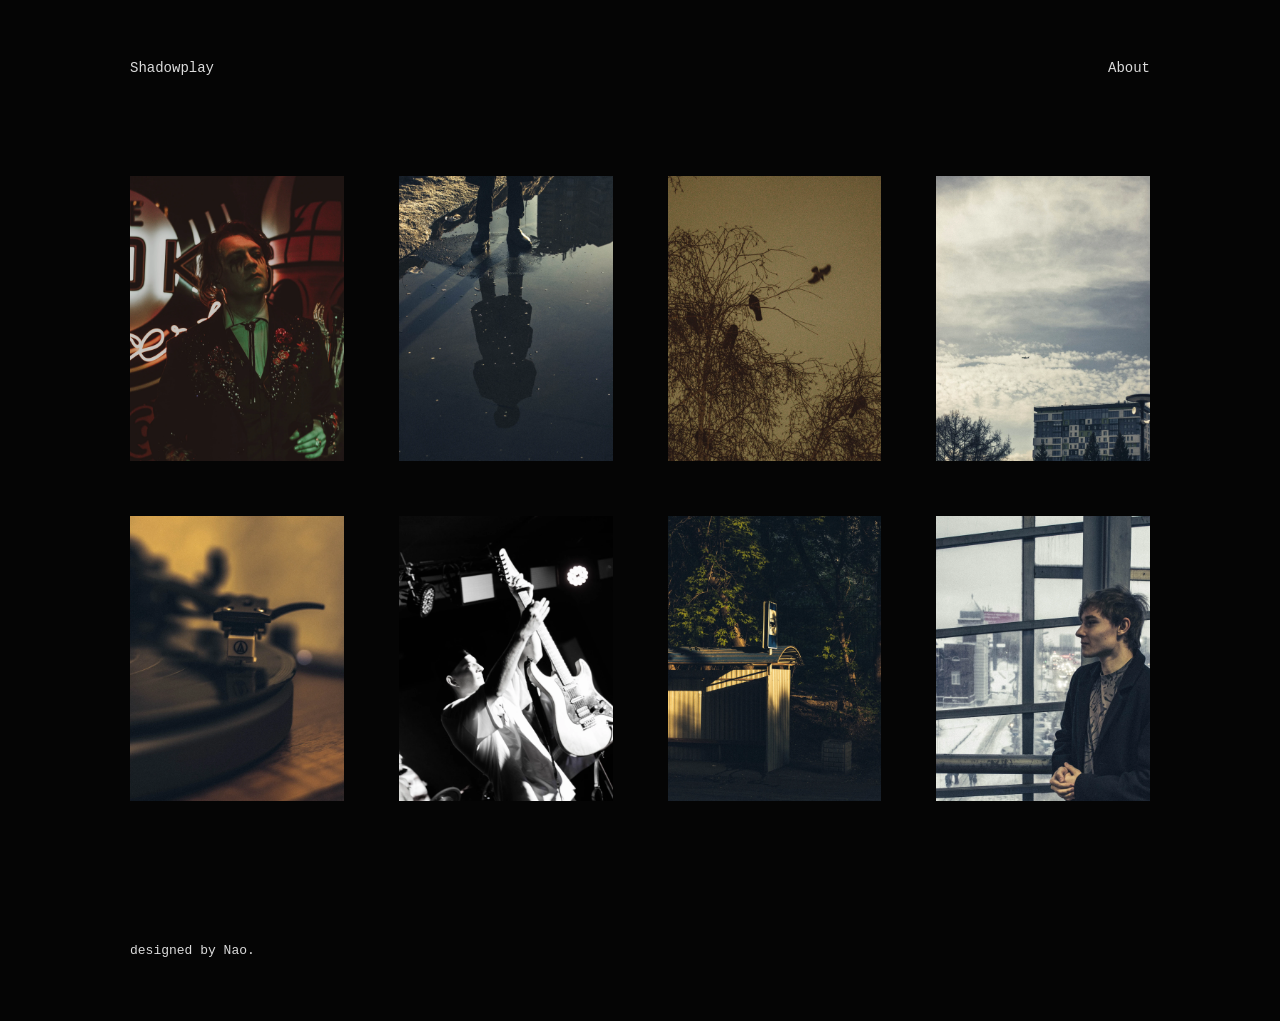
<file: index.html>
<!DOCTYPE html>
<html lang="ru">
<head>
  <meta charset="UTF-8">
  <meta name="viewport" content="width=device-width, initial-scale=1.0">
  <title>Shadowplay</title>
  <link rel="stylesheet" href="style.css">
</head>
<body>

  <div class="container">
    <!-- Шапка -->
    <header class="header">
      <a href="#" class="logo">Shadowplay</a>
      <nav>
        <a href="about.html" class="nav-link">About</a>
      </nav>
    </header>

      <!-- Сюда скрипт автоматически подставит карточки -->
    <main class="gallery" id="gallery-container"></main>

    <!-- Нижняя часть: цитата и фото -->
    <footer class="footer">
      <p class="quote">
        designed by Nao.
      </p>
      
     
      </div>
    </footer>
  </div>

  <!-- Подключаем базу данных и скрипт отрисовки -->
    <script src="data.js"></script>
  <script>
    const gallery = document.getElementById('gallery-container');

    portfolioData.forEach(series => {
      const link = document.createElement('a');
      link.href = `series.html?id=${series.id}`;
      link.className = 'card';
      
      // Добавляем картинку и блок с названием
      link.innerHTML = `
        <img src="${series.cover}" alt="${series.title}">
        <div class="card-overlay">
          <span class="card-title">${series.title}</span>
        </div>
      `;
      
      gallery.appendChild(link);
    });
  </script>


   

</body>
</html>
</file>
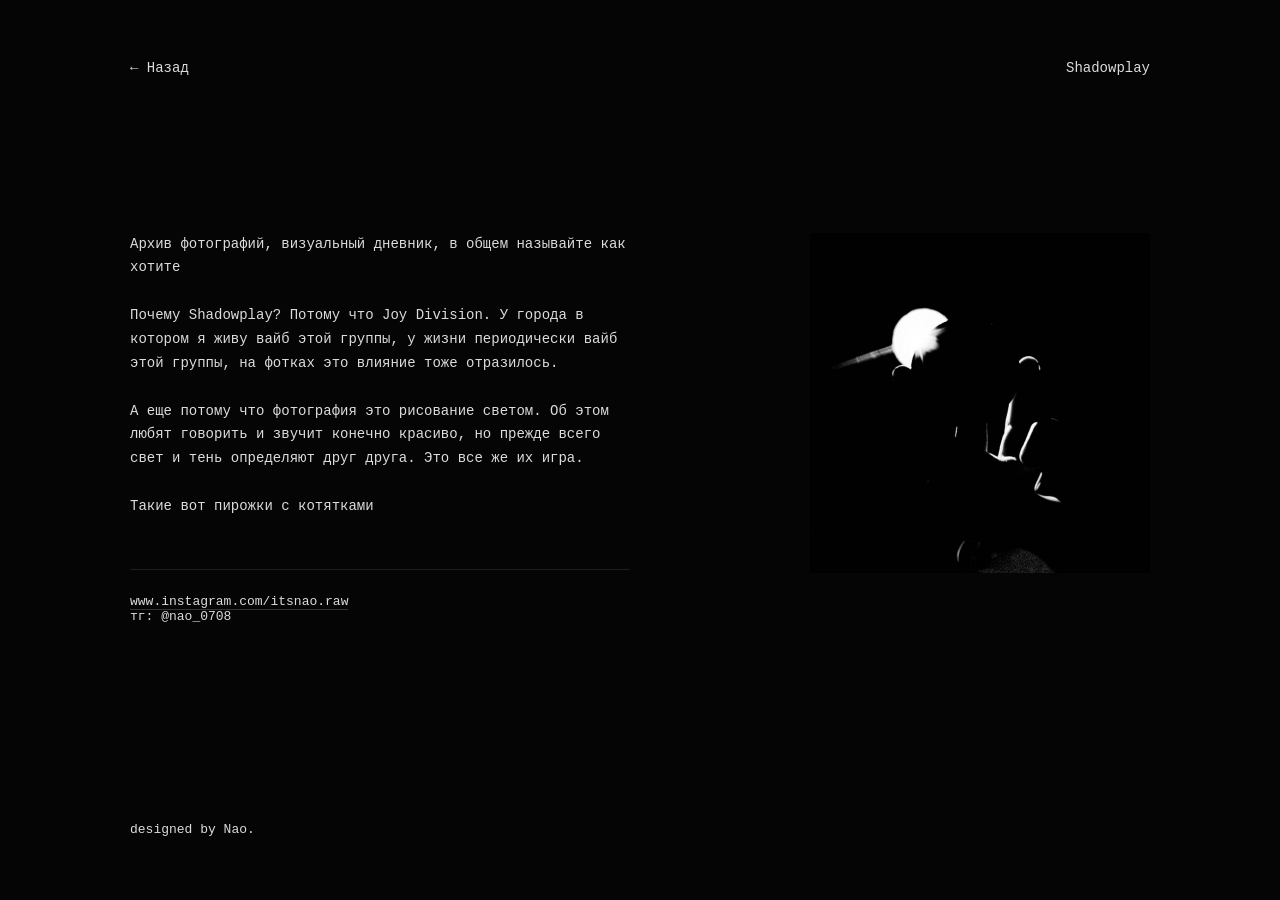
<file: about.html>
<!DOCTYPE html>
<html lang="ru">
<head>
  <meta charset="UTF-8">
  <meta name="viewport" content="width=device-width, initial-scale=1.0">
  <title>About — Shadowplay</title>
  <link rel="stylesheet" href="style.css">
  <style>
    /* Двухколоночный макет: текст слева, фото справа */
    .about-content {
      display: flex;
      justify-content: space-between;
      align-items: flex-start;
      gap: 60px;
      margin: 80px 0;
    }

    .about-info {
      max-width: 500px;
      flex: 1;
    }

    .about-text p {
      font-size: 14px;
      line-height: 1.7;
      color: #dcdcdc;
      margin-bottom: 24px;
    }

    .about-meta {
      margin-top: 50px;
      padding-top: 24px;
      border-top: 1px solid #1f1f1f;
      font-size: 13px;
    }

    .meta-value a {
      color: #dcdcdc;
      text-decoration: none;
      border-bottom: 1px solid #333;
      transition: border-color 0.2s ease;
    }

    .meta-value a:hover {
      border-color: #dcdcdc;
    }

    /* Блок с фотографией справа */
    .about-photo {
      width: 340px;
      flex-shrink: 0; /* Не дает картинке сжиматься */
    }

    .about-photo img {
      width: 100%;
      object-fit: cover;
      display: block;
    }

    /* Адаптив для телефонов и планшетов */
    @media (max-width: 820px) {
      .about-content {
        flex-direction: column;
        gap: 40px;
        margin: 50px 0;
      }

      .about-photo {
        width: 100%;
        max-width: 380px;
      }
    }
  </style>
</head>
<body>

  <div class="container">
    <header class="header">
      <a href="index.html" class="logo">← Назад</a>
      <a href="index.html" class="nav-link">Shadowplay</a>
    </header>

    <main class="about-content">
      <!-- Левая колонка: текст и ссылка -->
      <div class="about-info">
        <div class="about-text">
          <p>
            Архив фотографий, визуальный дневник, в общем называйте как хотите
          </p>
          <p>
            Почему Shadowplay? Потому что Joy Division. У города в котором я живу вайб этой группы, у жизни периодически вайб этой группы, на фотках это влияние тоже отразилось.
          </p>
          <p>
            А еще потому что фотография это рисование светом. Об этом любят говорить и звучит конечно красиво, но прежде всего свет и тень определяют друг друга. Это все же их игра.
          </p>
          <p>
            Такие вот пирожки с котятками
          </p>
        </div>

        <div class="about-meta">
          <div class="meta-row">
            <span class="meta-value"><a href="https://www.instagram.com/itsnao.raw" target="_blank">www.instagram.com/itsnao.raw</a></span>
            <div>
                 <span class="meta-value">тг: @nao_0708</span>
            </div>
          </div>
        </div>

         
      </div>


      

      <!-- Правая колонка: фотография -->
      <div class="about-photo">
        <!-- Укажи путь к своей фотке -->
        <img src="images/shadowplay.jpg" alt="Shadowplay">
      </div>
    </main>

    <footer class="footer">
      <p class="quote">
        designed by Nao.
      </p>
    </footer>
  </div>

</body>
</html>
</file>
<file: style.css>
/* Базовый сброс и настройки страницы */
* {
  margin: 0;
  padding: 0;
  box-sizing: border-box;
}

body {
  background-color: #050505;
  color: #dcdcdc;
  font-family: 'Courier New', Courier, monospace;
  min-height: 100vh;
  display: flex;
  justify-content: center;
}

/* Основной контейнер для отступов по краям */
.container {
  width: 100%;
  max-width: 1100px;
  padding: 60px 40px;
  display: flex;
  flex-direction: column;
  justify-content: space-between;
}

/* Шапка */
.header {
  display: flex;
  justify-content: space-between;
  align-items: center;
  font-size: 14px;
}

.logo,
.nav-link {
  color: #dcdcdc;
  text-decoration: none;
  transition: opacity 0.2s ease;
}

.logo:hover,
.nav-link:hover {
  opacity: 0.7;
}

/* Сетка из 4 прямоугольников */
.gallery {
  display: grid;
  grid-template-columns: repeat(4, 1fr);
  gap: 55px; /* Расстояние между блоками */
  margin: 100px 0;
}

/* Карточка серии */
.card {
  position: relative; /* Чтобы текст позиционировался внутри карточки */
  display: block;
  background-color: #111;
  aspect-ratio: 3 / 4;
  width: 100%;
  overflow: hidden;   /* Обрезает всё, что выходит за рамки */
  text-decoration: none;
}

.card img {
  width: 100%;
  height: 100%;
  object-fit: cover;
  display: block;
  transition: transform 0.4s ease, filter 0.4s ease;
}

/* Слой с затемнением и названием (по умолчанию скрыт) */
.card-overlay {
  position: absolute;
  inset: 0; /* Растягиваем на всю площадь карточки (top:0, right:0, bottom:0, left:0) */
  background-color: rgba(5, 5, 5, 0.72); /* Темная полупрозрачная вуаль */
  display: flex;
  justify-content: center;
  align-items: center;
  padding: 20px;
  text-align: center;
  opacity: 0; /* Скрыто до наведения */
  transition: opacity 0.3s ease;
}

.card-title {
  color: #dcdcdc;
  font-size: 14px;
  line-height: 1.4;
  transform: translateY(6px); /* Легкий сдвиг вниз для плавного выезда */
  transition: transform 0.3s ease;
}

/* Эффекты при наведении курсора */
.card:hover .card-overlay {
  opacity: 1; /* Плавно проявляем затемнение и текст */
}

.card:hover .card-title {
  transform: translateY(0); /* Текст встает ровно по центру */
}

.card:hover img {
  transform: scale(1.03); /* Легкое, еле заметное приближение фото */
}


/* Нижняя секция */
.footer {
  display: flex;
  justify-content: space-between;
  align-items: flex-end;
  margin-top: 40px;
}

.quote {
  font-size: 13px;
  line-height: 1.5;
  max-width: 380px;
}

.footer-art {
  width: 240px;
  height: 240px;
  display: flex;
  justify-content: center;
  align-items: center;
}

.footer-art img {
  max-width: 100%;
  max-height: 100%;
  object-fit: contain;
}

/* Адаптация под мобильные экраны */
@media (max-width: 768px) {
  .gallery {
    grid-template-columns: repeat(2, 1fr);
    gap: 20px;
    margin: 60px 0;
  }

  .footer {
    flex-direction: column;
    align-items: flex-start;
    gap: 40px;
  }

  .footer-art {
    align-self: flex-end;
  }
}


/* На устройствах без курсора (телефоны, планшеты) показываем затемнение и название сразу */
@media (hover: none), (max-width: 768px) {
  .card-overlay {
    opacity: 1;
    background-color: rgba(5, 5, 5, 0.55); /* Чуть легче затемнение, чтобы было лучше видно фото */
  }

  .card-title {
    transform: translateY(0);
  }
}
</file>
